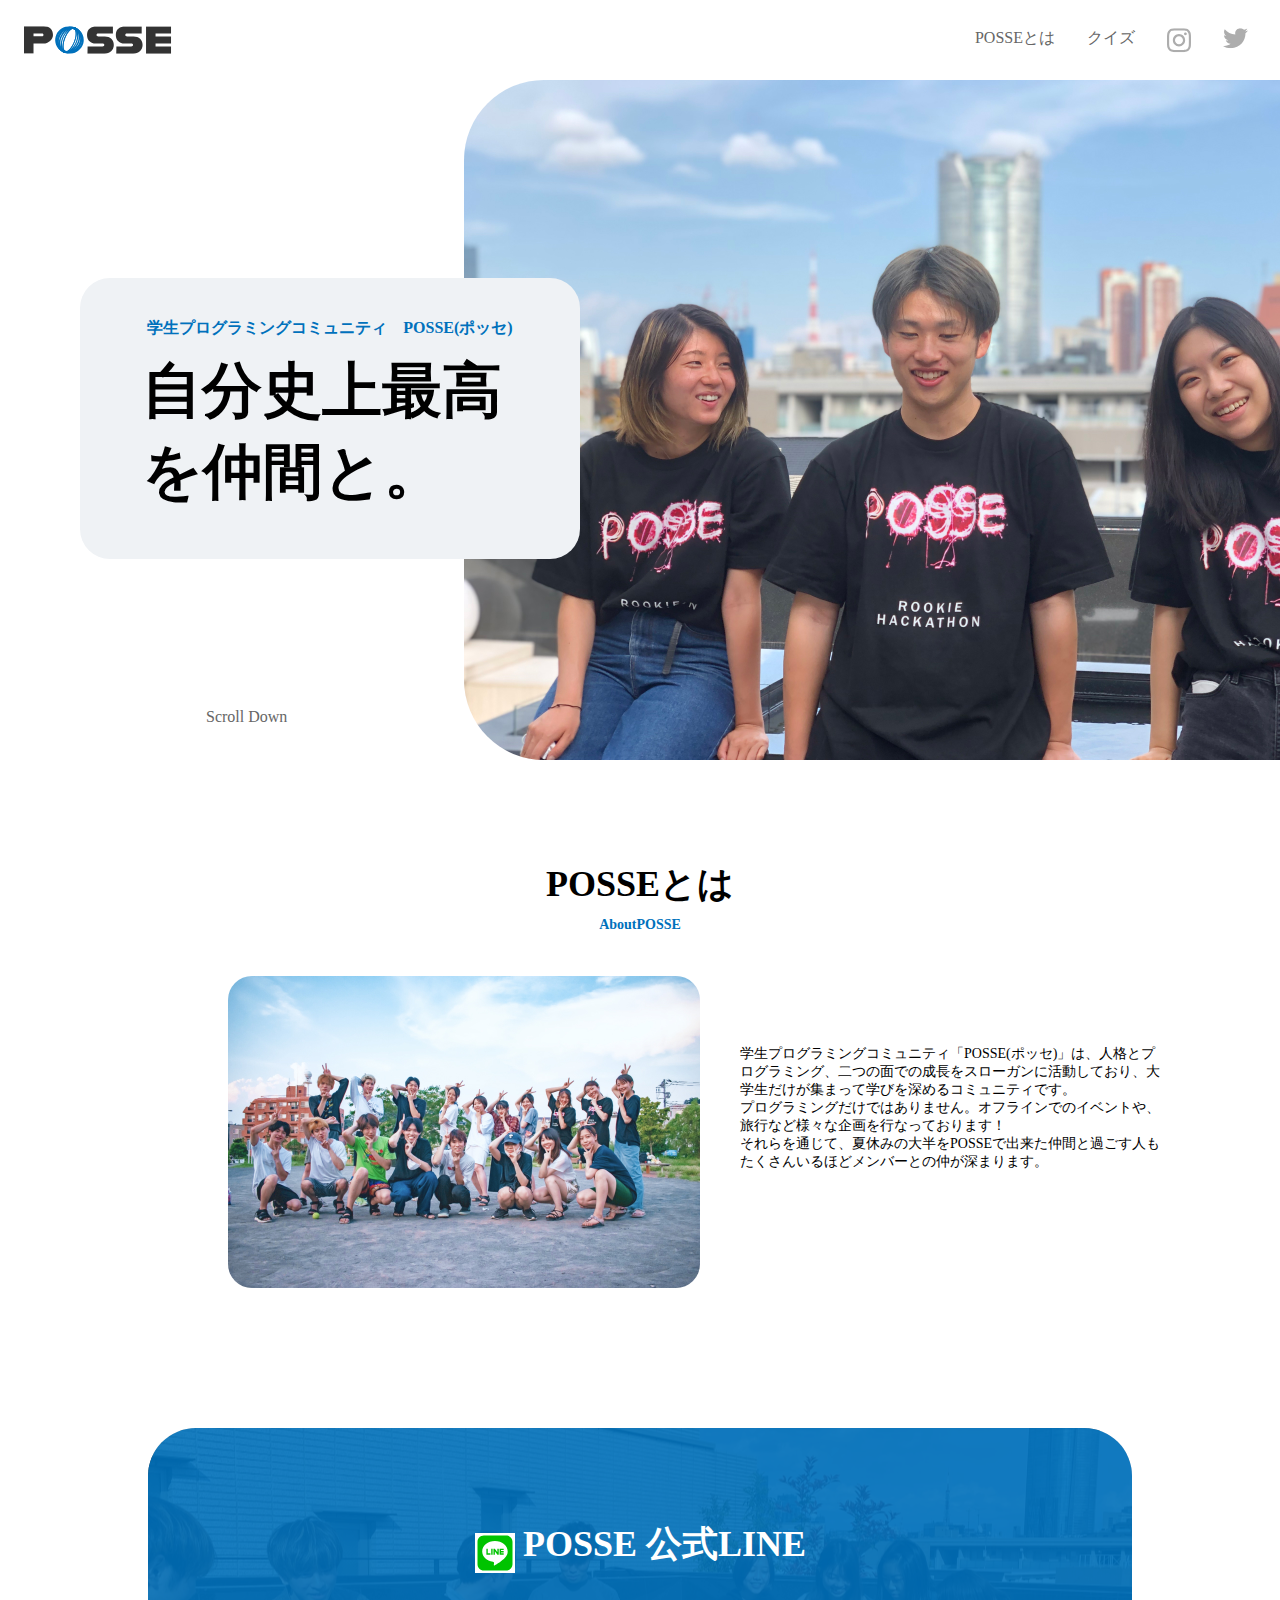
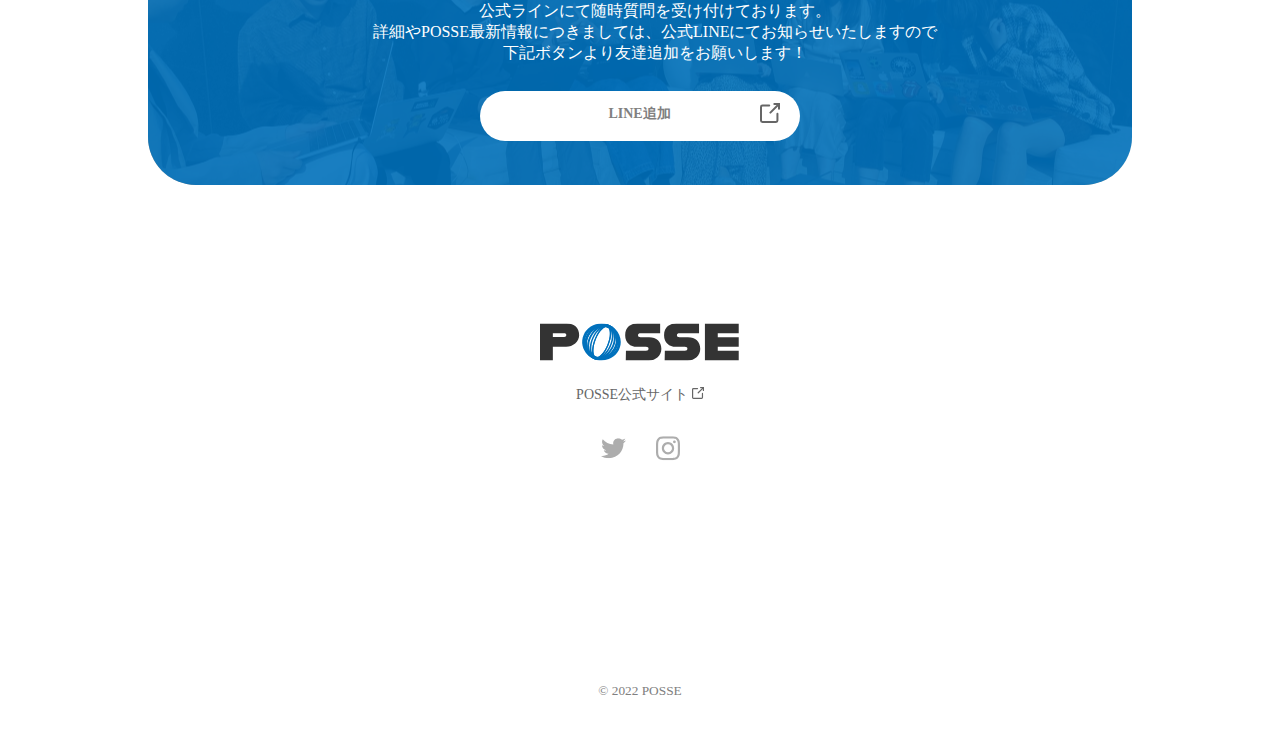
<file: index.html>
<!DOCTYPE html>
<html lang="ja">
<head>
  <meta charset="UTF-8">
  <meta http-equiv="X-UA-Compatible" content="IE=edge">
  <meta name="viewport" content="width=device-width, initial-scale=1.0">
  <title>POSSEトップ</title>
  <link rel="stylesheet" href="style.css">
</head>

<body>
  
<!-- START HEADER -->
  <header>
    <div class="logoArea">
      <img src="./ph1-POSSE-website/assets-ph1-website-main/img/logo.svg" alt="POSSE">
    </div>
        <div class="listArea">
            <ul>
                <li><a href="">POSSEとは</a></li>
                <li><a href="">クイズ</a></li>
                <li><a href=""><img src="./ph1-POSSE-website/assets-ph1-website-main/img/icon/icon-instagram.svg" alt="instagram"></a></li>
                <li><a href=""><img src="./ph1-POSSE-website/assets-ph1-website-main/img/icon/icon-twitter.svg" alt="twitter"></a></li>
            </ul>
        </div>
  </header>
<!-- END HEADER -->

<main>
<!-- START HERO -->
<section class="heroWrapper">
  <div class="hero-left">
    <h2 class="SubTitle">
      学生プログラミングコミュニティ　POSSE(ポッセ)
    </h2>
    <h1 class="mainTitle">
      自分史上最高を仲間と。
    </h1>
    <p class="scrollDown">
      Scroll Down
    </p>
  </div>
  <div class="hero-right">
    <img class=hero-right-img src="./ph1-POSSE-website/assets-ph1-website-main/img/img-hero.jpg" alt="hero">
  </div>
</section>
<!-- END HERO -->

<!-- START ABOUT-POSSE SECTION -->
    <h1 class="mainTitleAboutPOSSE">POSSEとは</h1>
    <h2 class="subTitleAboutPOSSE">AboutPOSSE</h2>
  <div class="aboutPOSSEimgParagraph">
        <img class="aboutPOSSEimg" src="./ph1-POSSE-website/assets-ph1-website-main/img/img-about.jpg" alt="About POSSE">
              <p class="aboutPOSSEparagraph">
                学生プログラミングコミュニティ「POSSE(ポッセ)」は、人格とプログラミング、二つの面での成長をスローガンに活動しており、大学生だけが集まって学びを深めるコミュニティです。<br>
                プログラミングだけではありません。オフラインでのイベントや、旅行など様々な企画を行なっております！<br>
                それらを通じて、夏休みの大半をPOSSEで出来た仲間と過ごす人もたくさんいるほどメンバーとの仲が深まります。
              </p>
  </div>
<!-- END ABOUT-POSSE SECTION -->

<!-- START LINE-SECTION -->
<section class="lineSection">
  <div class="lineInner">
    <div class="lineContent">
      <img class="lineIcon" src="./ph1-POSSE-website/assets-ph1-website-main/img/icon/icon-line.svg" alt="">
      <h1 class="posseOfficialLine">POSSE 公式LINE</h1>
      <p class="lineParagraph">
        公式ラインにて随時質問を受け付けております。<br>
        詳細やPOSSE最新情報につきましては、公式LINEにてお知らせいたしますので<br>
        下記ボタンより友達追加をお願いします！
      </p>
        <a class="lineLink" href="">
          <div class="lineLinkText">
            <h2 class="lineAdd">
              LINE追加
            </h2>
            <img src="./ph1-POSSE-website/assets-ph1-website-main/img/icon/icon-link-gray-dark.svg" alt="">
          </div>
        </a>
    </div>
  </div>
</section>
<!-- END LINE-SECTION -->
</main>

<footer>
  <section class="footerSection">
    <div>
      <img class="footerLogo" src="./ph1-POSSE-website/assets-ph1-website-main/img/logo.svg" alt="POSSE">
    </div>
    <div class="footerOfficialSite">
      <a href="">
      POSSE公式サイト
    </a>
      <img class= "boxArrow" src="./ph1-POSSE-website/assets-ph1-website-main/img/icon/icon-link-gray-dark.svg" alt="icon-link-gray-dark.svg">
    </div>
    <div class="footerTwitterInstagram">
      <img class="footerTwitter" src="./ph1-POSSE-website/assets-ph1-website-main/img/icon/icon-twitter.svg" alt="twitter">
      <img class="footerInstagram" src="./ph1-POSSE-website/assets-ph1-website-main/img/icon/icon-instagram.svg"instagram">
    </div>
  </section>
    <div class="copyright">
      <small>&copy; 2022 POSSE</small>
    </div>
</footer>

</body>
</html>
</file>
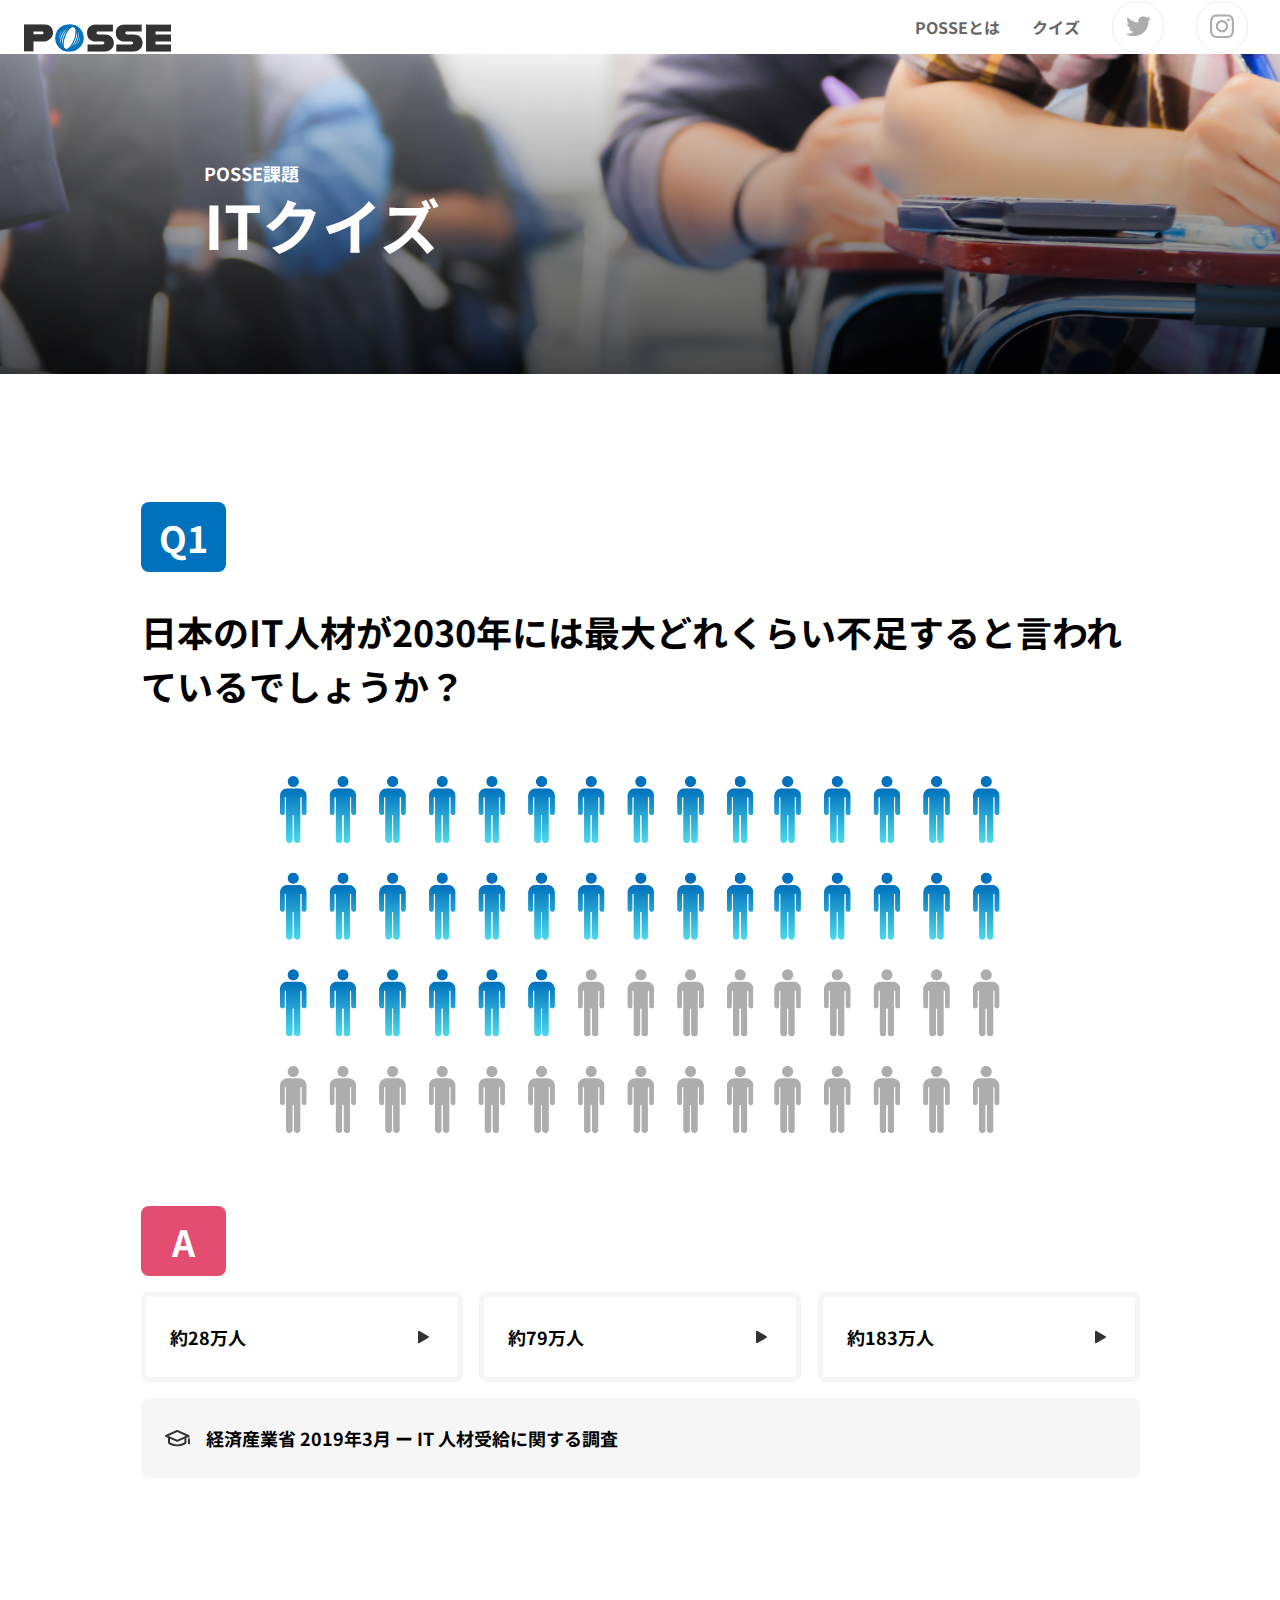
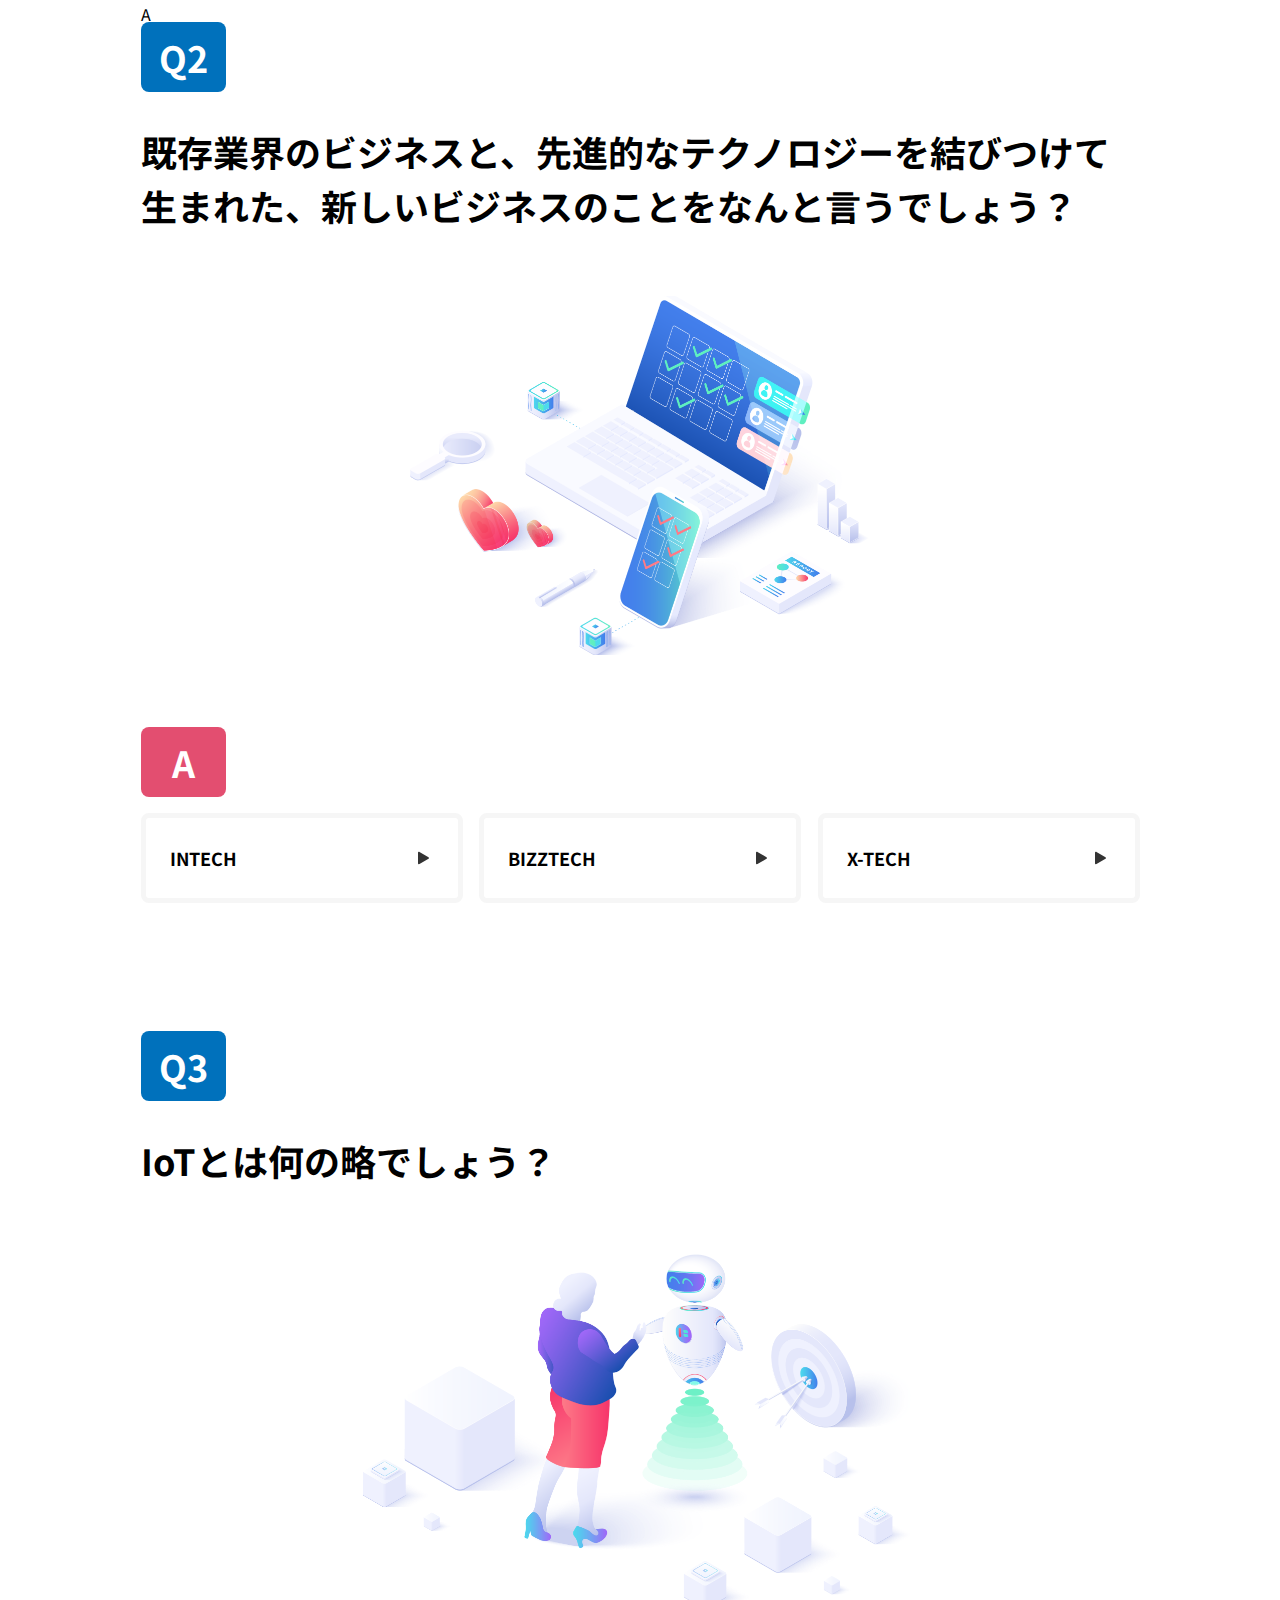
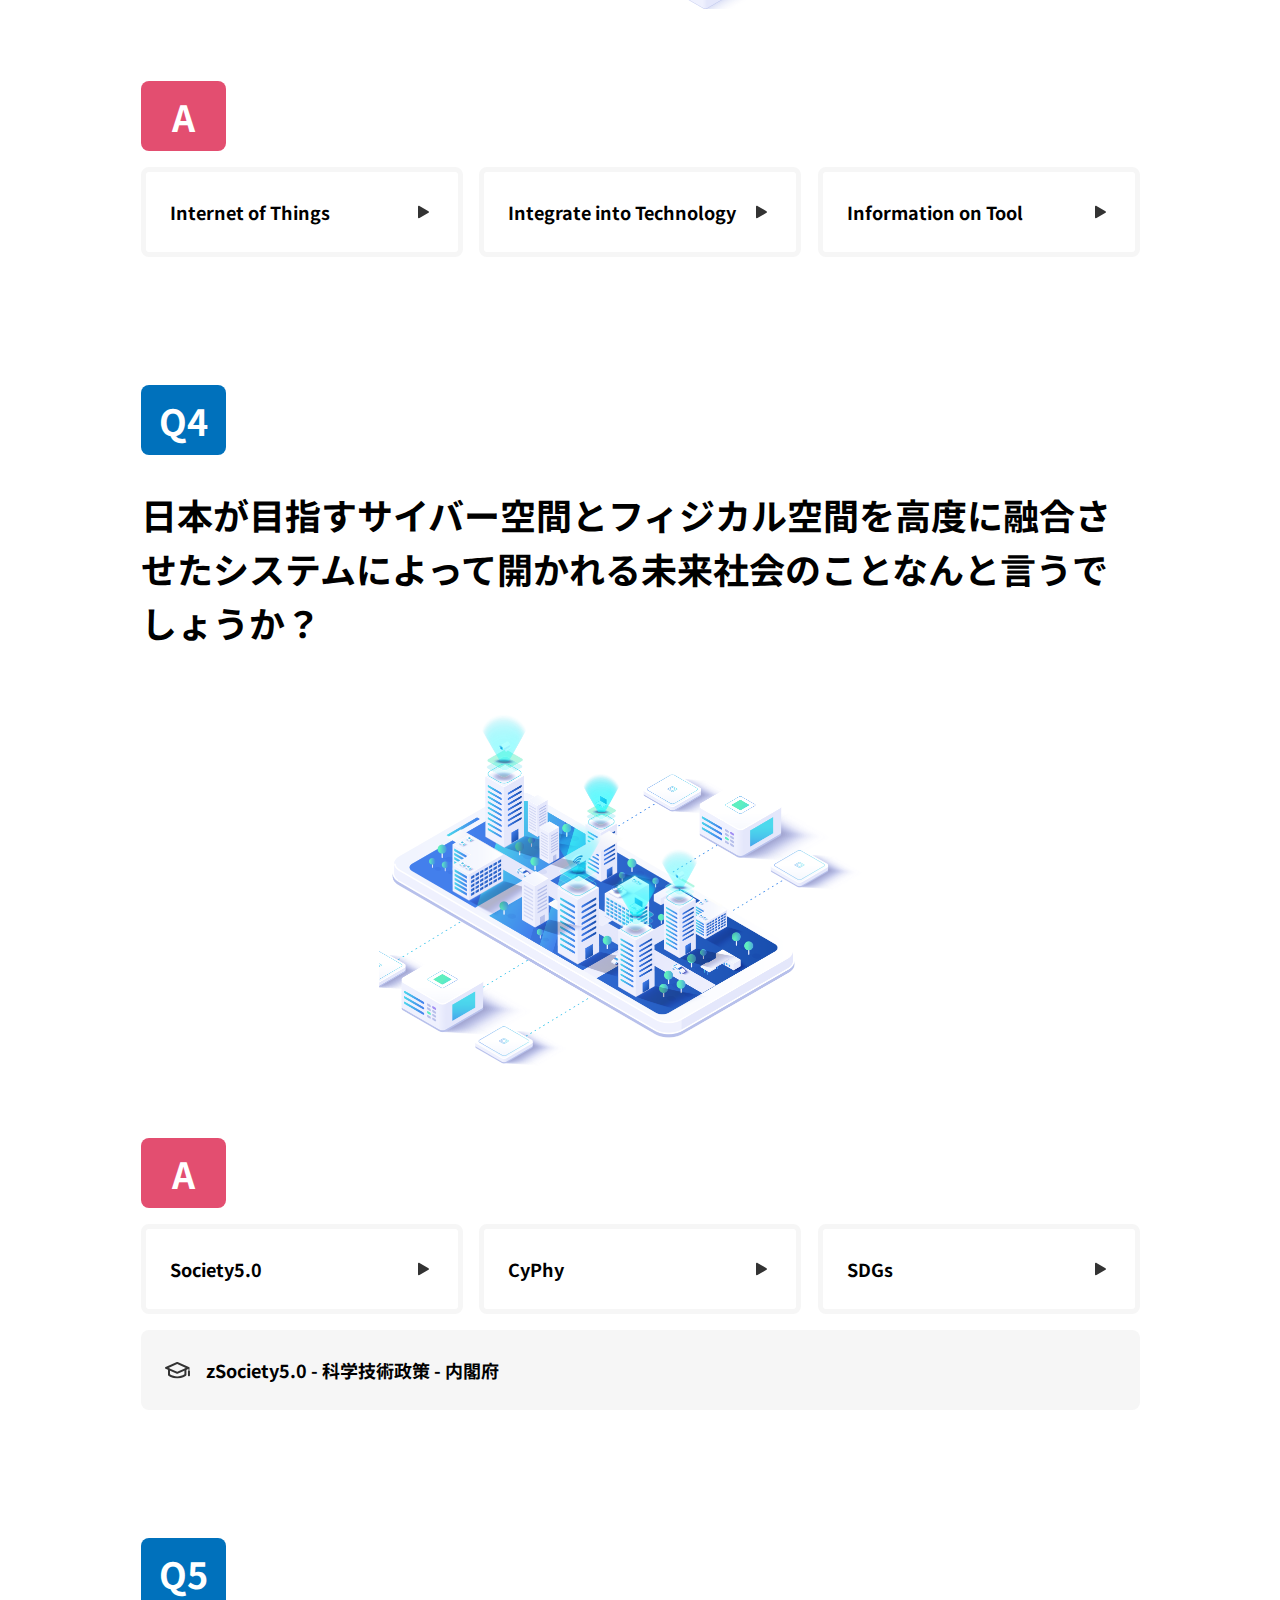
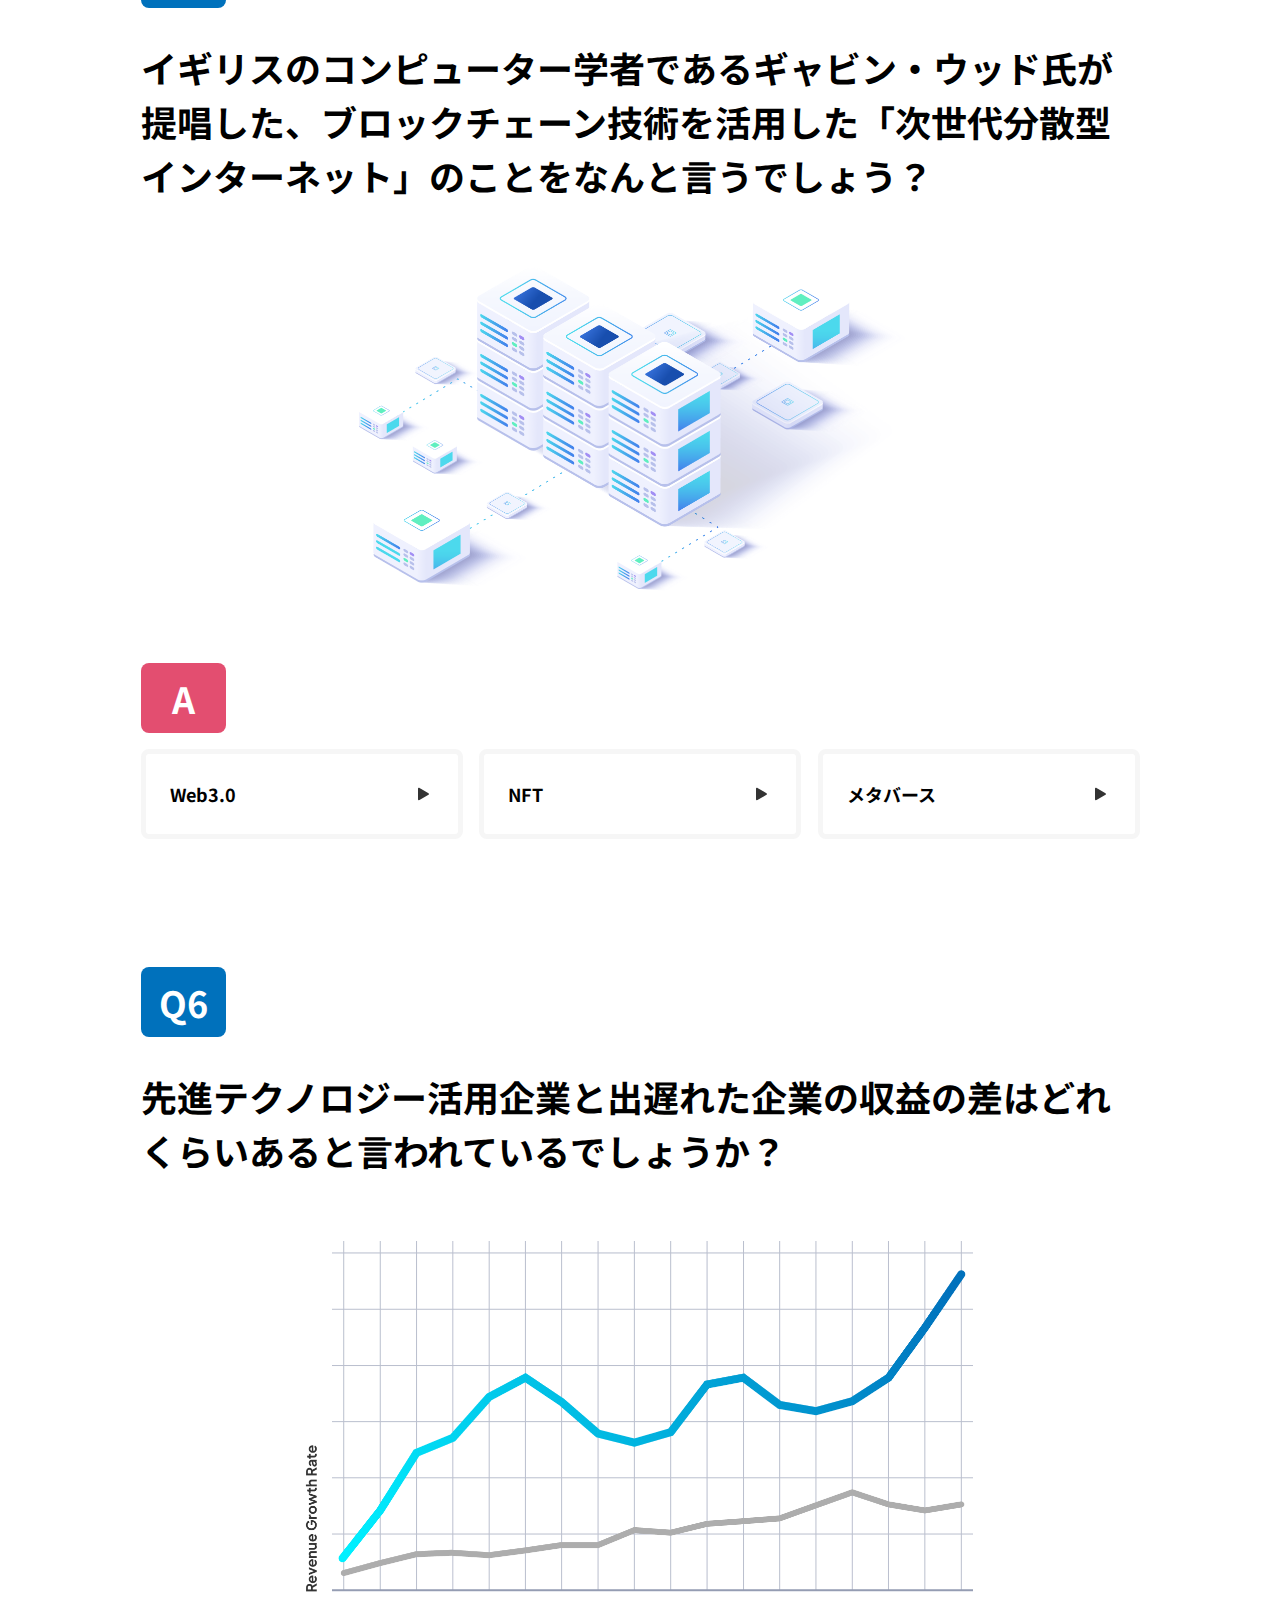
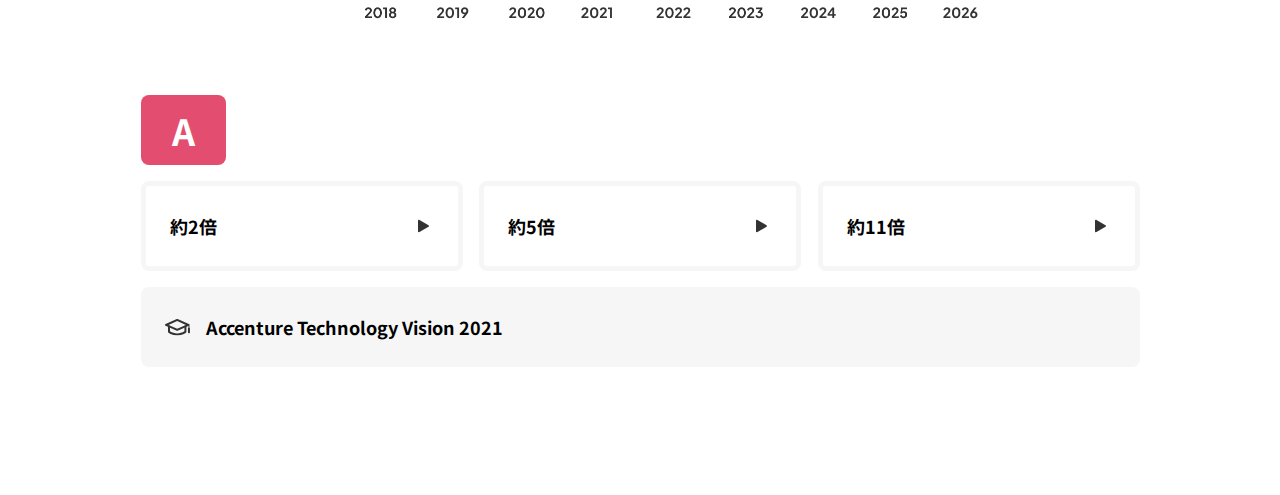
<file: ph1-POSSE-website/quiz_page/index.html>
<!DOCTYPE html>
<html lang="ja">
<head>
  <meta charset="UTF-8">
  <meta http-equiv="X-UA-Compatible" content="IE=edge">
  <meta name="viewport" content="width=device-width, initial-scale=1.0">
  <link rel="stylesheet" href="../recet.css">
  <link rel="stylesheet" href="style.css">
  <link rel="preconnect" href="https://fonts.googleapis.com">
  <link rel="preconnect" href="https://fonts.gstatic.com" crossorigin>
  <link href="https://fonts.googleapis.com/css2?family=Noto+Sans+JP:wght@500&display=swap" rel="stylesheet">
  <title>クイズページ</title>
</head>

<body>
<!-- START HEADER -->
  <header>
    <div class="logo_area">
      <img src="../assets-ph1-website-main/img/logo.svg" alt="POSSE">
    </div>
    <div class="list_area">
      <ul>
          <li>
            <a href="../top_page/index.html">
              POSSEとは
            </a>
          </li>
          <li>
            <a href="../quiz_page/index.html">
              クイズ
            </a>
          </li>
          <li>
            <div class="header_list_area_image_border">
              <div class="header_list_area_image">
                <a href="https://twitter.com/posse_program?ref_src=twsrc%5Egoogle%7Ctwcamp%5Eserp%7Ctwgr%5Eauthor">
                  <img src="../assets-ph1-website-main/img/icon/icon-twitter.svg" alt="instagram">
                </a>
              </div>
            </div>
          </li>
          <li>
            <div class="header_list_area_image_border">
              <div class="header_list_area_image">
                <a href="https://www.instagram.com/posse_programming/?hl=en">
                  <img src="../assets-ph1-website-main/img/icon/icon-instagram.svg" alt="twitter">
                </a>
              </div>
            </div>
          </li>
      </ul>
    </div>
  </header>
<!-- END HEADER -->
          
<!-- START MAIN -->
<main>
  <!-- START HERO SECTION -->
  <section class="IT_quiz_wrapper">
  <div class="IT_quiz_wrapper_headings">
    <h3 class="IT_quiz_wrapper_headings_POSSE_assignment">POSSE課題</h3>
    <h1 class="IT_quiz_wrapper_headings_IT_quiz">ITクイズ</h1>
  </div>
</section>
<!-- END HERO SECTION -->

<!--START QUIZ SECTION -->
<section class="quiz_section">
  <!-- Q1 -->
  <h2 class="quiz_number">Q1<h2>
    <p class="quiz_sentence">
      日本のIT人材が2030年には最大どれくらい不足すると言われているでしょうか？
    </p>
    <div class="quiz_image">
        <img src="../assets-ph1-website-main/img/quiz/img-quiz01.png" alt="">
      </div>
      <h2 class="pink_answer_mark">A</h2>
      <div class="answer_choices answer_choices_with_information_source">
        <div class="answer_choice quiz_number_1">
          <div class="answer_choice_text">
            約28万人
          </div>
          <div class="answer_choice_arrow_icon_image">
            <img src="../assets-ph1-website-main/img/icon/icon-arrow.svg" alt="">
          </div>
        </div>
        <div class="answer_choice quiz_number_1 correct_answer">
          <div class="answer_choice_text">
            約79万人
          </div>
          <div class="answer_choice_arrow_icon_image">
            <img src="../assets-ph1-website-main/img/icon/icon-arrow.svg" alt="">
          </div>
        </div>
        <div class="answer_choice quiz_number_1">
          <div class="answer_choice_text">
            約183万人
          </div>
          <div class="answer_choice_arrow_icon_image">
            <img src="../assets-ph1-website-main/img/icon/icon-arrow.svg" alt="">
          </div>
        </div>
      </div>
      <div class="information_source">
        <div class="note_icon_image">
          <img src="../assets-ph1-website-main/img/icon/icon-note.svg" alt="icon.note">
        </div>
        <p class="information_source_paragraph">経済産業省 2019年3月 ー IT 人材受給に関する調査</p>
      </div>
      
      <div class="correct_explanation">
        <div class="correct_in_text"></div>
        <div class="answer_explanation_sentence">
          <div class="answer_explanation_A">A</div>
          <div class="answer_explanation_content"></div>
        </div>
      </div>
      
      <!-- Q2 -->
      <h2 class="quiz_number">Q2</h2>
      <p class="quiz_sentence">既存業界のビジネスと、先進的なテクノロジーを結びつけて生まれた、新しいビジネスのことをなんと言うでしょう？</p>
      <div class="quiz_image">
        <img src="../assets-ph1-website-main/img/quiz/img-quiz02.png" alt="">
      </div>
      <h2 class="pink_answer_mark">A</h2>
      <div class="answer_choices">
        <div class="answer_choice quiz_number_2">
          <div class="answer_choice_text">
            INTECH
          </div>
          <div class="answer_choice_arrow_icon_image">
            <img src="../assets-ph1-website-main/img/icon/icon-arrow.svg" alt="">
          </div>
        </div>
        <div class="answer_choice quiz_number_2">
          <div class="answer_choice_text">
          BIZZTECH
        </div>
        <div class="answer_choice_arrow_icon_image">
          <img src="../assets-ph1-website-main/img/icon/icon-arrow.svg" alt="">
        </div>
      </div>
      <div class="answer_choice quiz_number_2 correct_answer">
        <div class="answer_choice_text">
          X-TECH
        </div>
        <div class="answer_choice_arrow_icon_image">
          <img src="../assets-ph1-website-main/img/icon/icon-arrow.svg" alt="">
        </div>
      </div>
    </div>
    
    <!-- Q3 -->
    <h2 class="quiz_number">Q3</h2>
    <p class="quiz_sentence">IoTとは何の略でしょう？</p>
    <div class="quiz_image">
      <img src="../assets-ph1-website-main/img/quiz/img-quiz03.png" alt="">
    </div>
    <h2 class="pink_answer_mark">A</h2>
    <div class="answer_choices">
      <div class="answer_choice quiz_number_3 correct_answer">
        <div class="answer_choice_text">
          Internet of Things
        </div>
        <div class="answer_choice_arrow_icon_image">
          <img src="../assets-ph1-website-main/img/icon/icon-arrow.svg" alt="">
        </div>
      </div>
      <div class="answer_choice quiz_number_3">
        <div class="answer_choice_text">
          Integrate into Technology
        </div>
        <div class="answer_choice_arrow_icon_image">
          <img src="../assets-ph1-website-main/img/icon/icon-arrow.svg" alt="">
        </div>
      </div>
      <div class="answer_choice quiz_number_3">
        <div class="answer_choice_text">
          Information on Tool
        </div>
        <div class="answer_choice_arrow_icon_image">
          <img src="../assets-ph1-website-main/img/icon/icon-arrow.svg" alt="">
        </div>
      </div>
    </div>
    
    <!-- Q4 -->
    <h2 class="quiz_number">Q4</h2>
    <p class="quiz_sentence">日本が目指すサイバー空間とフィジカル空間を高度に融合させたシステムによって開かれる未来社会のことなんと言うでしょうか？</p>
    <div class="quiz_image">
    <img src="../assets-ph1-website-main/img/quiz/img-quiz04.png" alt="">
  </div>
  <h2 class="pink_answer_mark">A</h2>
  <div class="answer_choices answer_choices_with_information_source">
    <div class="answer_choice quiz_number_4 correct_answer">
      <div class="answer_choice_text">
        Society5.0
      </div>
      <div class="answer_choice_arrow_icon_image">
        <img src="../assets-ph1-website-main/img/icon/icon-arrow.svg" alt="">
      </div></div>
      <div class="answer_choice quiz_number_4">
        <div class="answer_choice_text">
          CyPhy
        </div>
        <div class="answer_choice_arrow_icon_image">
          <img src="../assets-ph1-website-main/img/icon/icon-arrow.svg" alt="">
        </div>
      </div>
      <div class="answer_choice quiz_number_4">
        <div class="answer_choice_text">
          SDGs
        </div>
        <div class="answer_choice_arrow_icon_image">
          <img src="../assets-ph1-website-main/img/icon/icon-arrow.svg" alt="">
        </div>
      </div>
    </div>
    <div class="information_source">
      <div class="note_icon_image">
        <img src="../assets-ph1-website-main/img/icon/icon-note.svg" alt="icon.note">
      </div>
      <p class="information_source_paragraph">zSociety5.0 - 科学技術政策 - 内閣府</p>
    </div>
    
    <!-- Q5 -->
    <h2 class="quiz_number">Q5</h2>
    <p class="quiz_sentence">
      イギリスのコンピューター学者であるギャビン・ウッド氏が提唱した、ブロックチェーン技術を活用した「次世代分散型インターネット」のことをなんと言うでしょう？
    </p>
  <div class="quiz_image">
    <img src="../assets-ph1-website-main/img/quiz/img-quiz05.png" alt="">
  </div>
  <h2 class="pink_answer_mark">A</h2>
  <div class="answer_choices answer_choices_with_information_resource">
    <div class="answer_choice quiz_number_5 correct_answer">
      <div class="answer_choice_text">
        Web3.0
      </div>
      <div class="answer_choice_arrow_icon_image">
        <img src="../assets-ph1-website-main/img/icon/icon-arrow.svg" alt="">
      </div>
    </div>
    <div class="answer_choice quiz_number_5">
      <div class="answer_choice_text">
        NFT
      </div>
      <div class="answer_choice_arrow_icon_image">
        <img src="../assets-ph1-website-main/img/icon/icon-arrow.svg" alt="">
      </div>
    </div>
    <div class="answer_choice quiz_number_5">
      <div class="answer_choice_text">
        メタバース
      </div>
      <div class="answer_choice_arrow_icon_image">
        <img src="../assets-ph1-website-main/img/icon/icon-arrow.svg" alt="">
      </div>
    </div>
  </div>
  
  <!-- Q6 -->
  <h2 class="quiz_number">Q6</h2>
  <p class="quiz_sentence">
    先進テクノロジー活用企業と出遅れた企業の収益の差はどれくらいあると言われているでしょうか？
  </p>
  <div class="quiz_image">
    <img src="../assets-ph1-website-main/img/quiz/img-quiz06.png" alt="">
  </div>
  <h2 class="pink_answer_mark">A</h2>
  <div class="answer_choices answer_choices_with_information_source">
    <div class="answer_choice quiz_number_6">
      <div class="answer_choice_text">
        約2倍
      </div>
      <div class="answer_choice_arrow_icon_image">
        <img src="../assets-ph1-website-main/img/icon/icon-arrow.svg" alt="">
      </div>
    </div>
    <div class="answer_choice quiz_number_6 correct_answer">
      <div class="answer_choice_text">
        約5倍
      </div>
      <div class="answer_choice_arrow_icon_image">
        <img src="../assets-ph1-website-main/img/icon/icon-arrow.svg" alt="">
      </div>
    </div>
    <div class="answer_choice quiz_number_6">
      <div class="answer_choice_text">
        約11倍
      </div>
      <div class="answer_choice_arrow_icon_image">
        <img src="../assets-ph1-website-main/img/icon/icon-arrow.svg" alt="">
      </div>
    </div>
  </div>
  <div class="information_source">
    <div class="note_icon_image">
      <img src="../assets-ph1-website-main/img/icon/icon-note.svg" alt="icon.note">
    </div>
    <p class="information_source_paragraph">Accenture Technology Vision 2021</p>
  </div>
</section>
<!--END QUIZ SECTION -->
</main>
<!-- END MAIN -->

<script src="./quiz.js"></script>
</body>
</html>
</file>
<file: style.css>
*{
  margin: 0;
  padding: 0;
}

a{ 
  text-decoration: none;
  color: #666;
}

li{
  list-style: none;
}

/* START HEADER */
header{
    width: 100%;
    height: 80px;
    display: flex;
    justify-content: space-between;
    text-align: center;
} 
.logoArea{
    margin-top: 26px;
    margin-left: 24px;
}
.listArea {
    display: flex
    margin-top: 10px;
    color: gray;
    margin-top: 27.5px;
}

.listArea ul{
    display: flex;
}
.listArea ul li {
    margin-right: 32px;
    color: #666;
}

.listArea ul li:nth-child(3)
.listArea ul li:nth-child(4){
    width: 50px;
    height: 50px;
    margin-right: 16px;
    margin-top: -5px;

}
/* END HEADER */

/* START HERO */
.heroWrapper {
  margin: 0 auto;
  display: flex;
  width: 100%;
  position: relative;
}

.hero-left{
  background-color: #eff2f5;
  border-radius: 30px;
  width: 500px;
  height: 281px;
  margin-right: -125px;
  position: absolute;
  top: 198px;
  left: 80px;
}
.SubTitle{
  color: #0071bc;
  font-size: 16px;
  text-align: center;
  margin: 0%;
  padding: 40px 62px 12px 62px;
}
.mainTitle{
  font-size: 60px;
  margin: 0%;
  padding: 0px 63px 40px 62px;
  width: 375px;
  height: 160px;
}
.scrollDown{
  position: absolute;
  top: 430px;
  left: 126px;
  color: #666;
}

.hero-right{
  margin-left: 464px;
  width: 100%;
  height: 100%;
}
.hero-right-img{
  size: center;
  border-radius: 80px 0px 0px 80px;
  width: 976px;
  height: 680px;
}
/* END HERO */

/* START ABOUT-POSSE SECTION */
.mainTitleAboutPOSSE{
  text-align: center;
  margin-top: 96px;
  font-size: 36px;
}
.subTitleAboutPOSSE{
  text-align: center;
  margin-top: 8px;
  font-size: 14px;
  color: #0071bc;
}

.aboutPOSSEimgParagraph{
  display: flex;
  height: 495px;
}
.aboutPOSSEimg{
  display: block;
  width: 472px;
  height: 312px;
  margin-top: 43px;
  margin-left: 228px;
  border-radius: 24px;

}
.aboutPOSSEparagraph{
  font-size: 14px;
  width: 472px;
  margin: 111.5px;
  margin-left: 40px;
}
/* END ABOUT-POSSE SECTION */

/* START LINE-SECTION */
.lineSection{
  max-width: 984px;
  width: 100%; 
  height: 357px;
  margin: 0 auto;
}
.lineInner{
  width: 100%;
  height: 100%;
  background-image: url(./ph1-POSSE-website/assets-ph1-website-main/img/bg-line.jpg);
  background-size: cover;
  background-position: center;
  background-repeat: no-repeat;
  position: relative;
  border-radius: 48px;
  overflow: hidden;
}
.lineInner::before{
  content: "";
  display: block;
  width: 100%;
  height: 100%;
  position: absolute;
  background-color: #0071bc;
  opacity: 0.9;
}

.lineContent{
  position: relative;
}
.lineIcon{
  width: 40px;
  height: 40px;
  background-color: white;
  position: absolute;
  top: 81px;
  left: 327px;
}
.posseOfficialLine{
  font-size: 36px;
  color: white;
  position: absolute;
  top: 68px;
  left: 375px;
}
.lineParagraph{
  text-align: center;
  color: white;
  position: absolute;
  top: 149px;
  left: 225px;
}
.lineLink{
  color: gray;
  background-color: white;
  display: block;
  border-radius: 98px;
  max-width: 320px;
  width: 100%;
  height: 50px;
  margin: 24px auto;
  position: absolute;
  top: 239px;
  position: relative
}
.lineLinkText{
  display: flex;
  justify-content: center;
}
.lineAdd{
  font-size: 14px;
  padding: 13.9px 122px 12.71px 121px;
}
.lineLinkText img{
position: absolute;
top: 12px;
right: 20px;
}
/* END LINE-SECTION */

/* START FOOTER */
.footerSection{
  height: 275px;
}

.footerLogo{
  width: 200px;
  height: 40px;
  display: block;
  margin-top: 137px;
  margin-left: auto;
  margin-right: auto;
}

.footerOfficialSite{
  padding-bottom: 32px;
  text-align: center;
  font-size: 14px;
  margin-top: 24px;
}

.boxArrow{
  width: 12.25px;
  height: 12.25px;
}

.footerTwitterInstagram{
  display: flex;
  justify-content: center;
}

.footerTwitter{
  margin-right: 30px;
}

.copyright{
  height: 70px;
  padding-top: 84px;
  color: gray;
  text-align: center;
} 
/* END FOOTER */
</file>
<file: ph1-POSSE-website/quiz_page/style.css>
body {
  font-family: "Noto Sans JP", sans-serif;
}

a {
  text-decoration: none;
  color: #666;
}
li {
  list-style: none;
}

/* START HEADER */
header {
  width: 100%;
  height: 6vh;
  background-color: white;
  display: flex;
  justify-content: space-between;
  text-align: center;
  position: fixed;
  z-index: 10;
}

.logo_area {
  padding: 24px;
}

.list_area {
  height: 100%;
  display: flex;
  align-items: center;
}
.list_area ul {
  height: 100%;
  display: flex;
}
.list_area ul li {
  margin-right: 32px;
  display: flex;
  align-items: center;
  font-weight: bold;
}
.list_area ul li:hover {
  text-decoration: underline;
  color: #eee;
}
.header_list_area_image_border {
  width: 50px;
  height: 50px;
  display: flex;
  justify-content: center;
  border: 1px solid #eee;
  border-radius: 25px;
}
.header_list_area_image {
  display: flex;
  align-items: center;
}
/* END HEADER */

/* START MAIN */
main{
  padding-top: 6vh;
}
/* START HERO */
.IT_quiz_wrapper {
  height: 320px;
  margin-bottom: 128px;
  background-image: url(../assets-ph1-website-main/img/quiz/bg-hero.jpg);
  background-size: cover;
  background-repeat: no-repeat;
  position: relative;
}
.IT_quiz_wrapper_headings {
  color: white;
  position: absolute;
  top: 110px;
  left: 204px;
}
.IT_quiz_wrapper_headings_POSSE_assignment {
  padding-bottom: 12px;
  font-weight: bold;
  font-size: 18px;
}
.IT_quiz_wrapper_headings_IT_quiz {
  font-weight: bold;
  font-size: 60px;
}
/* END HERO */

/* START QUIZ SECTION */
.quiz_section {
  max-width: 999px;
  margin: 0 auto;
  margin-bottom: 120px;
  padding: 0 114px;
}

.quiz_number {
  width: 85px;
  height: 70px;
  margin-bottom: 32px;
  border-radius: 8px;
  background-color: #0071bc;
  display: flex;
  flex-direction: column;
  align-items: center;
  justify-content: center;
  color: #fff;
  font-weight: bold;
  font-size: 36px;
  line-height: 150%;
}
.quiz_sentence {
  margin-bottom: 64px;
  line-height: 54px;
  font-size: 36px;
  font-weight: bold;
}
.quiz_image {
  margin-bottom: 72px;
  display: flex;
  justify-content: center;
}
.quiz_image img {
  width: 720px;
}
.pink_answer_mark {
  width: 85px;
  height: 70px;
  margin-bottom: 16px;
  border-radius: 8px;
  background-color: #e34e70;
  display: flex;
  flex-direction: column;
  align-items: center;
  justify-content: center;
  color: #fff;
  font-weight: bold;
  font-size: 36px;
  line-height: 150%;
}
.answer_choices {
  margin-bottom: 128px;
  display: flex;
  justify-content: space-between;
}
.answer_choices_with_information_source {
  margin-bottom: 16px;
}
.answer_choice {
  width: 312px;
  height: 80px;
  display: flex;
  align-items: center;
  border: 5px solid #f6f6f6;
  border-radius: 8px;
  cursor: pointer;
}
.is_clicked {
  background-color: #eff2f5;
  color: #0071bc;
  border-color: #0071bc;
}
.answer_choice_text {
  width: 240px;
  padding-left: 24px;
  font-size: 18px;
  font-weight: bold;
}
.answer_choice_arrow_icon_image {
  padding-left: 8px;
}

.information_source {
  margin-bottom: 128px;
  max-height: 80px;
  border-radius: 8px;
  background-color: #f6f6f6;
  text-align: center;
  display: flex;
  /* font awesomeから入れる！もしくはHTML角形を入れる? */
}
.note_icon_image {
  padding: 32px 0px 31px 24px;
}
.information_source_paragraph {
  padding-left: 16px;
  font-size: 18px;
  font-weight: bold;
  line-height: 180%;
  display: flex;
  flex-direction: column;
  justify-content: center;
}
/* END HERO SECTION */
/* END MAIN */
</file>
<file: ph1-POSSE-website/recet.css>
/* http://meyerweb.com/eric/tools/css/reset/ 
   v2.0 | 20110126
   License: none (public domain)
*/

html, body, div, span, applet, object, iframe,
h1, h2, h3, h4, h5, h6, p, blockquote, pre,
a, abbr, acronym, address, big, cite, code,
del, dfn, em, img, ins, kbd, q, s, samp,
small, strike, strong, sub, sup, tt, var,
b, u, i, center,
dl, dt, dd, ol, ul, li,
fieldset, form, label, legend,
table, caption, tbody, tfoot, thead, tr, th, td,
article, aside, canvas, details, embed, 
figure, figcaption, footer, header, hgroup, 
menu, nav, output, ruby, section, summary,
time, mark, audio, video {
	margin: 0;
	padding: 0;
	border: 0;
	font-size: 100%;
	font: inherit;
	vertical-align: baseline;
}
/* HTML5 display-role reset for older browsers */
article, aside, details, figcaption, figure, 
footer, header, hgroup, menu, nav, section {
	display: block;
}
body {
	line-height: 1;
}
ol, ul {
	list-style: none;
}
blockquote, q {
	quotes: none;
}
blockquote:before, blockquote:after,
q:before, q:after {
	content: '';
	content: none;
}
table {
	border-collapse: collapse;
	border-spacing: 0;
}
</file>
